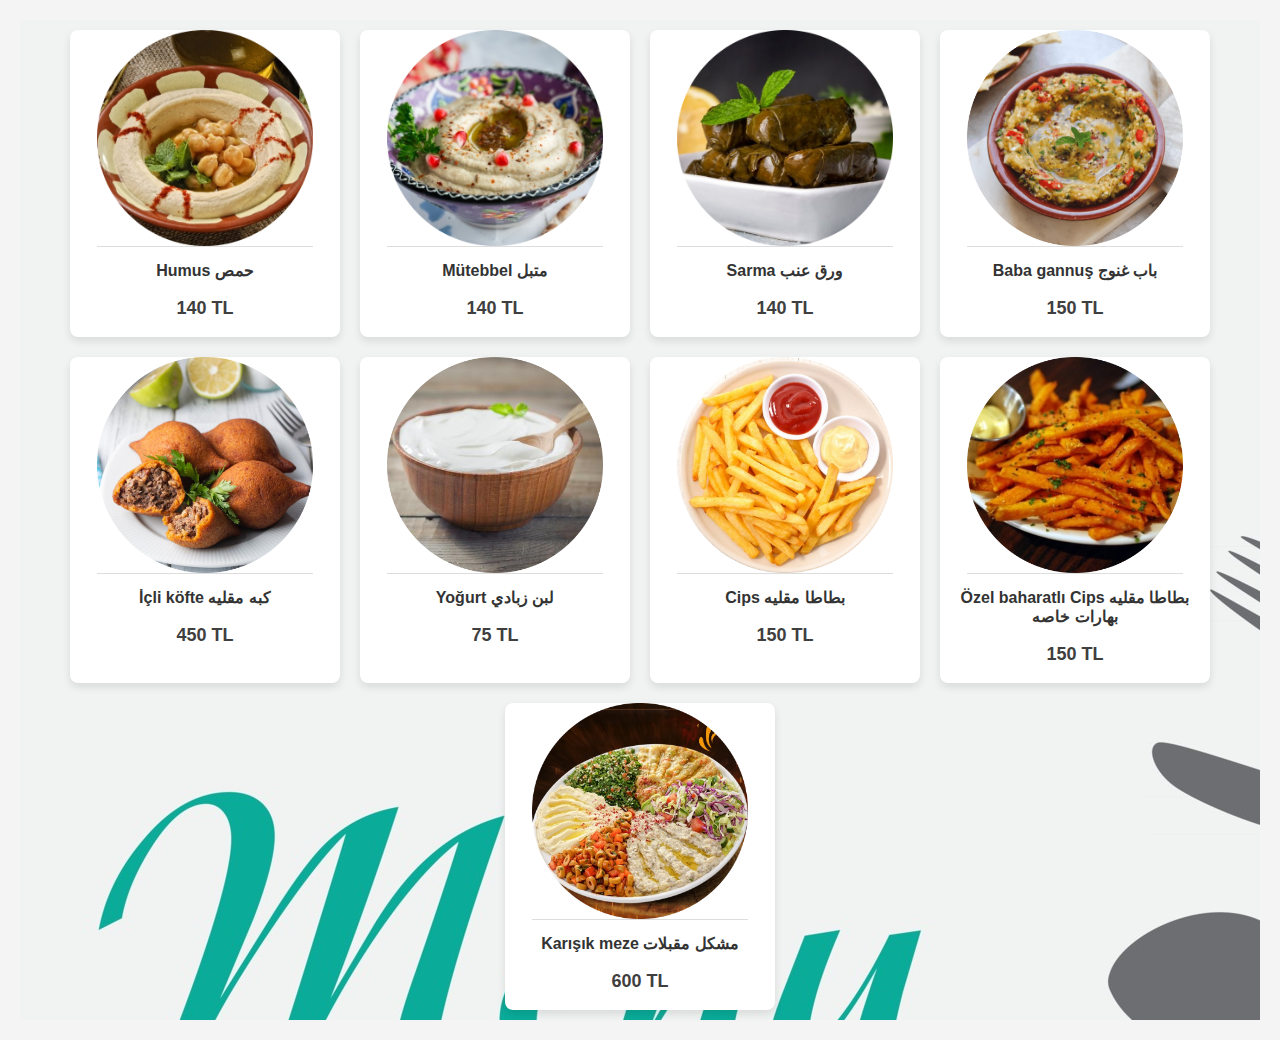
<file: Meals/mezalar.html>
<!DOCTYPE html>
<html lang="en">
<head>
    <meta charset="UTF-8">
    <meta name="viewport" content="width=device-width, initial-scale=1.0">
    <link rel="stylesheet" href="https://cdnjs.cloudflare.com/ajax/libs/font-awesome/5.15.3/css/all.min.css">
    <link rel="stylesheet" href="mezalar.css">

    <title>Mezeler</title>
</head>
<body>
    <section>
        <div>
            <div class="menu__content">
                <img src="../assets/img/hummus.jpg" alt="" class="menu__img">
                <h3 class="menu__name">Humus حمص</h3>
                <p class="price">140 TL</p>
            </div>
            

            <div class="menu__content">
                <img src="../assets/img/mutebbel.jpg" alt="" class="menu__img">
                <h3 class="menu__name">Mütebbel متبل</h3>
                <p class="price">140 TL</p>
            </div>
            <div class="menu__content">
                <img src="../assets/img/sarma.jpg" alt="" class="menu__img">
                <h3 class="menu__name">Sarma ورق عنب</h3>
                <p class="price">140 TL</p>
            </div>

            <div class="menu__content">
                <img src="../assets/img/babağanuc.png" alt="" class="menu__img">
                <h3 class="menu__name">Baba gannuş باب غنوج</h3>
                <p class="price">150 TL</p>
            </div>
            <div class="menu__content">
                <img src="../assets/img/kebe.jpeg" alt="" class="menu__img">
                <h3 class="menu__name">İçli köfte كبه مقليه</h3>
                <p class="price">450 TL</p>
            </div>
            <div class="menu__content">
                <img src="../assets/img/yoğurt.jpg" alt="" class="menu__img">
                <h3 class="menu__name">Yoğurt لبن زبادي</h3>
                <p class="price">75 TL</p>
            </div>
            <div class="menu__content">
                <img src="../assets/img/cips.jpg" alt="" class="menu__img">
                <h3 class="menu__name">Cips بطاطا مقليه</h3>
                <p class="price">150 TL</p>
            </div>
            <div class="menu__content">
                <img src="../assets/img/baharatlıcıps.jpeg" alt="" class="menu__img">
                <h3 class="menu__name">Özel baharatlı Cips بطاطا مقليه بهارات خاصه</h3>
                <p class="price">150 TL</p>
            </div>
            <div class="menu__content">
                <img src="../assets/img/karışıkmeze.jpg" alt="" class="menu__img">
                <h3 class="menu__name">Karışık meze مشكل مقبلات</h3>
                <p class="price">600 TL</p>
            </div>
        </div>
    </section>
</body>
</html>
</file>
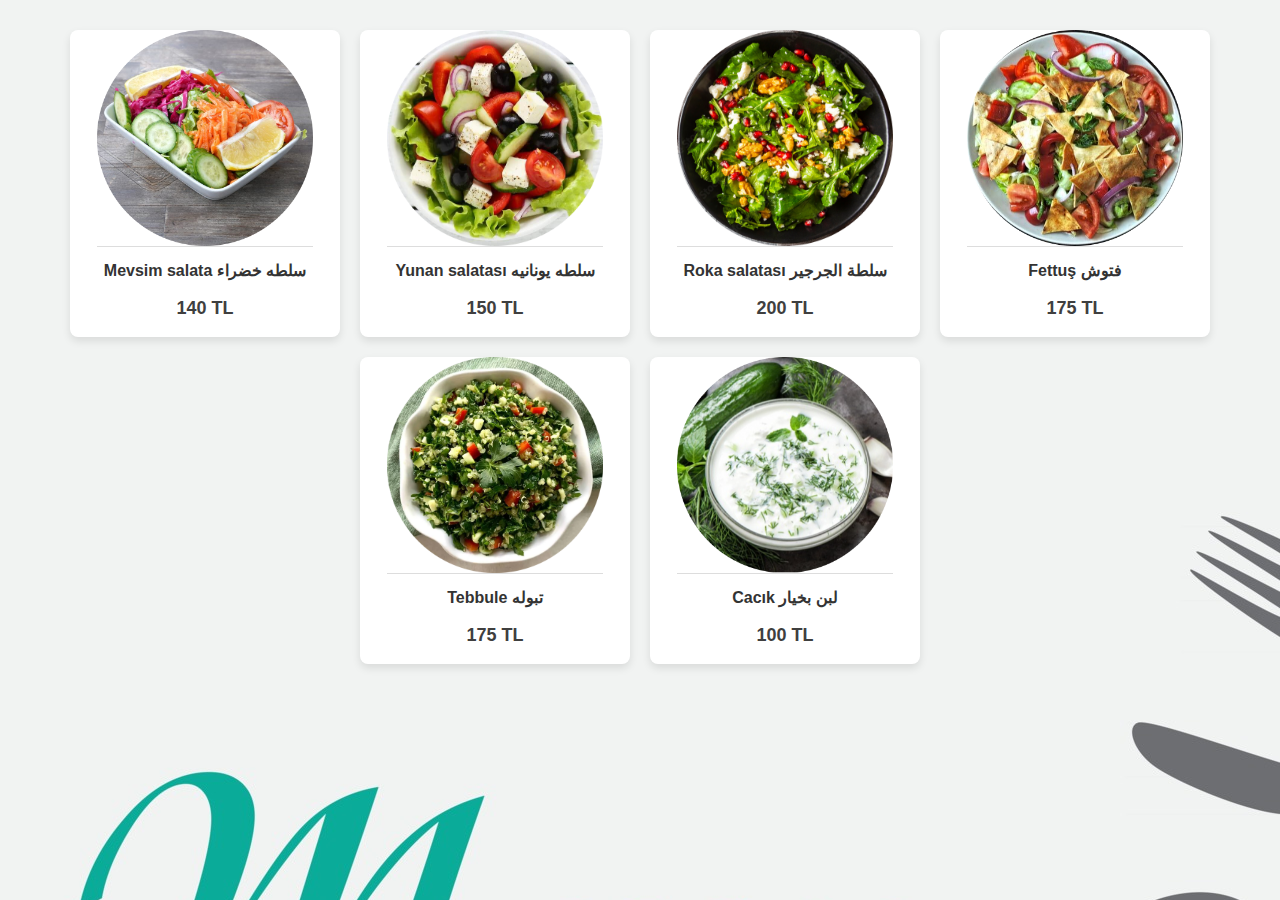
<file: Meals/salatalar.html>
<!DOCTYPE html>
<html lang="en">
<head>
    <meta charset="UTF-8">
    <meta name="viewport" content="width=device-width, initial-scale=1.0">
    <link rel="stylesheet" href="https://cdnjs.cloudflare.com/ajax/libs/font-awesome/5.15.3/css/all.min.css">
    <link rel="stylesheet" href="salatalar.css">

    <title>Document</title>
</head>
<body>
    <section>
        <div>
            <div class="menu__content">
                <img src="../assets/img/mevsim salata.jpg" alt="" class="menu__img">
                <h3 class="menu__name">Mevsim salata سلطه خضراء</h3>
                <p class="price">140 TL</p>
            </div>

            <div class="menu__content">
                <img src="../assets/img/yunan salata.jpg" alt="" class="menu__img">
                <h3 class="menu__name">Yunan salatası سلطه يونانيه</h3>
                <p class="price">150 TL</p>
            </div>
            <div class="menu__content">
                <img src="../assets/img/roka.jpg" alt="" class="menu__img">
                <h3 class="menu__name">Roka salatası سلطة الجرجير</h3>
                <p class="price">200 TL</p>
            </div>

            <div class="menu__content">
                <img src="../assets/img/fettus.jpg" alt="" class="menu__img">
                <h3 class="menu__name">Fettuş فتوش</h3>
                <p class="price">175 TL</p>
            </div>
            <div class="menu__content">
                <img src="../assets/img/tebbule.webp" alt="" class="menu__img">
                <h3 class="menu__name">Tebbule تبوله</h3>
                <p class="price">175 TL</p>
            </div>

            <div class="menu__content">
                <img src="../assets/img/cacık.jpeg" alt="" class="menu__img">
                <h3 class="menu__name">Cacık لبن بخيار</h3>
                <p class="price">100 TL</p>
            </div>
        </div>
    </section>
</body>
</html>
</file>
<file: Meals/mezalar.css>
body {
    font-family: Arial, sans-serif;
    background-color: #f4f4f4;
    margin: 0;
    padding: 0;
}

section {
    display: flex;
    justify-content: center;
    align-items: center;
    flex-direction: column;
    margin: 20px;
    background-image: url("../assets/img/background.jpg");
}
.price{
    font-size: large;
    font-weight: bolder;
    color: #3f3f3f;
}
.menu__content {
    background-color: #fff;
    border-radius: 8px;
    box-shadow: 0 4px 8px rgba(0, 0, 0, 0.1);
    margin: 10px; /* Reduced margin */
    overflow: hidden;
    text-align: center;
    transition: transform 0.2s;
}

.menu__content:hover {
    transform: scale(1.05);
}

.menu__img {
    width: 80%; /* Reduced width */
    height: auto;
    border-bottom: 1px solid #ddd;
}

.menu__name {
    font-size: 1em; /* Reduced font size */
    margin: 10px 0; /* Reduced margin */
    color: #333;
}

@media (min-width: 768px) {
    section > div {
        display: flex;
        flex-wrap: wrap;
        justify-content: center;
    }

    .menu__content {
        flex: 1 1 calc(25% - 40px); /* Adjusted flex-basis */
        margin: 10px;
        max-width: calc(25% - 40px); /* Adjusted max-width */
    }
}
</file>
<file: Meals/salatalar.css>
body {
    font-family: Arial, sans-serif;
    background-color: #f4f4f4;
    margin: 0;
    padding: 0;
    background-image: url("../assets/img/background.jpg");
}

section {
    display: flex;
    justify-content: center;
    align-items: center;
    flex-direction: column;
    margin: 20px;
}
.price{
    font-size: large;
    font-weight: bolder;
    color: #3f3f3f;
}
.menu__content {
    background-color: #fff;
    border-radius: 8px;
    box-shadow: 0 4px 8px rgba(0, 0, 0, 0.1);
    margin: 10px; /* Reduced margin */
    overflow: hidden;
    text-align: center;
    transition: transform 0.2s;
}

.menu__content:hover {
    transform: scale(1.05);
}

.menu__img {
    width: 80%; /* Reduced width */
    height: auto;
    border-bottom: 1px solid #ddd;
}

.menu__name {
    font-size: 1em; /* Reduced font size */
    margin: 10px 0; /* Reduced margin */
    color: #333;
}

@media (min-width: 768px) {
    section > div {
        display: flex;
        flex-wrap: wrap;
        justify-content: center;
    }

    .menu__content {
        flex: 1 1 calc(25% - 40px); /* Adjusted flex-basis */
        margin: 10px;
        max-width: calc(25% - 40px); /* Adjusted max-width */
    }
}
</file>
